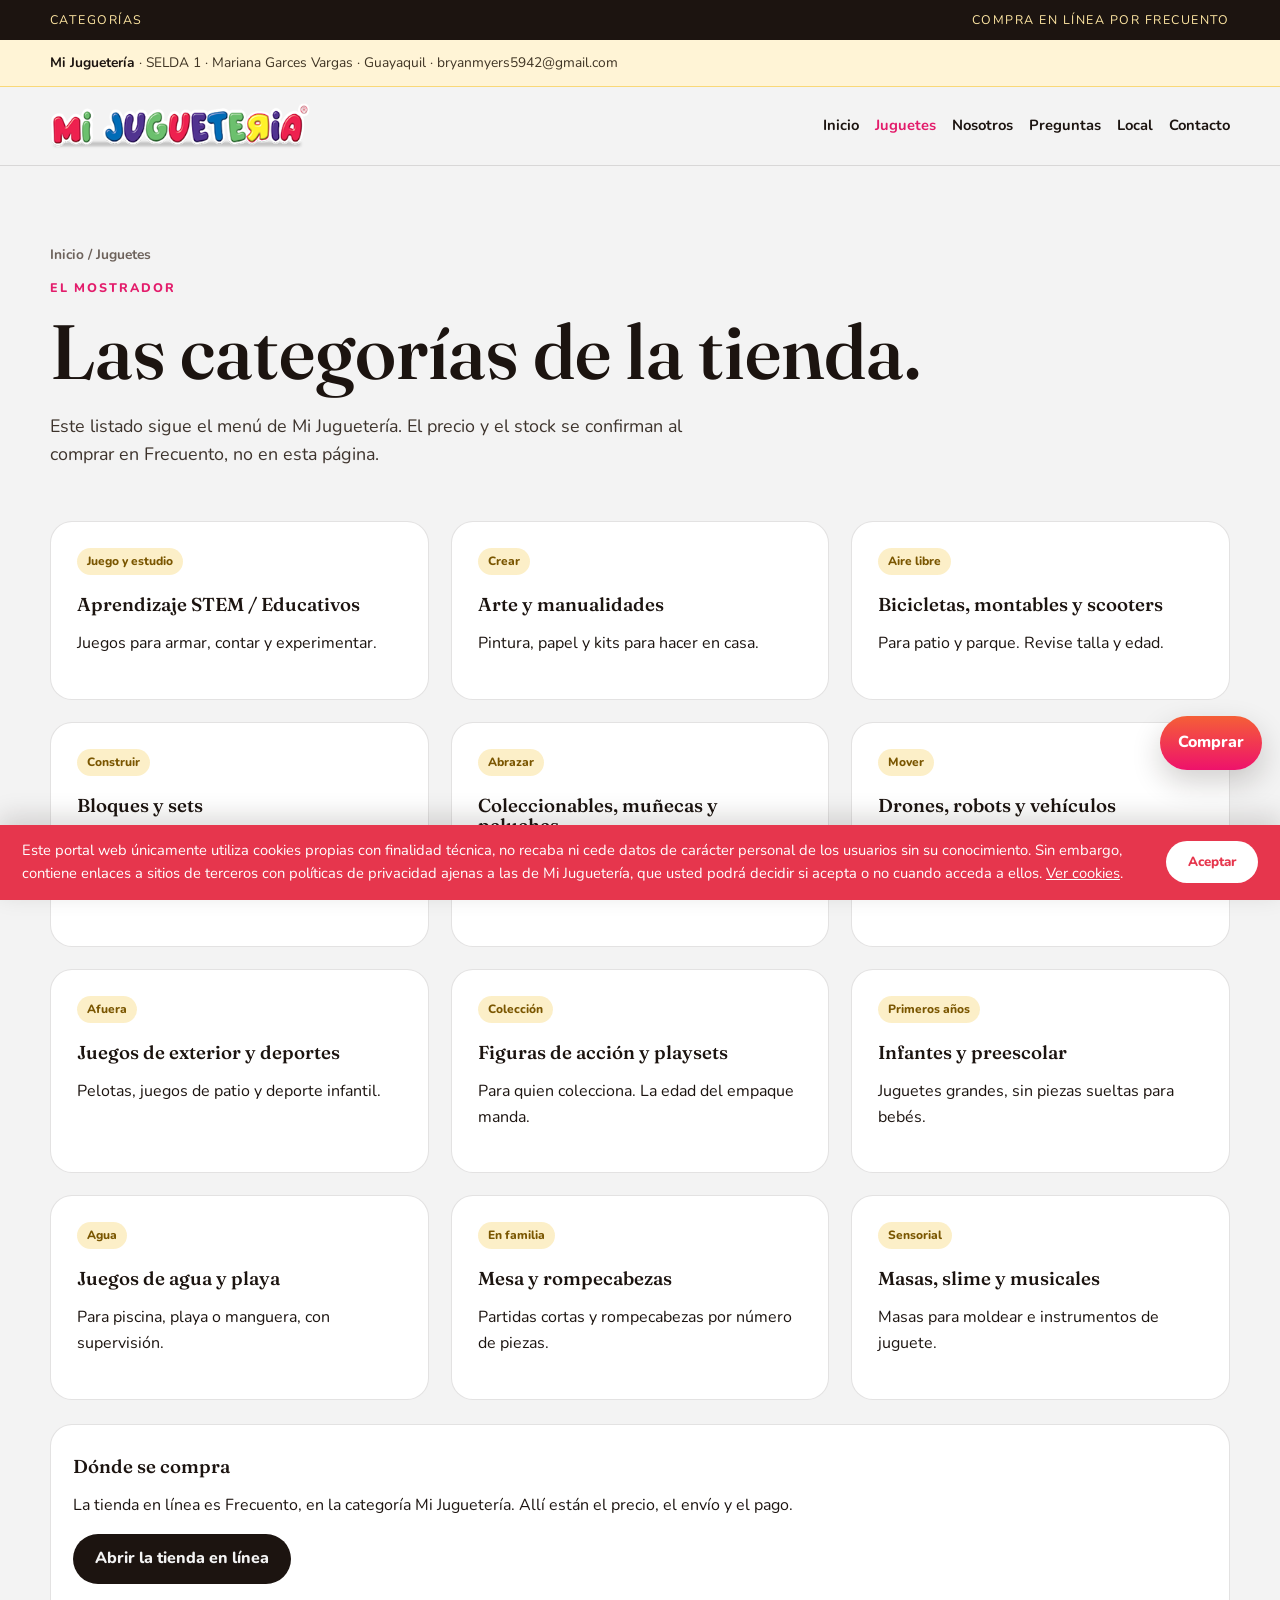
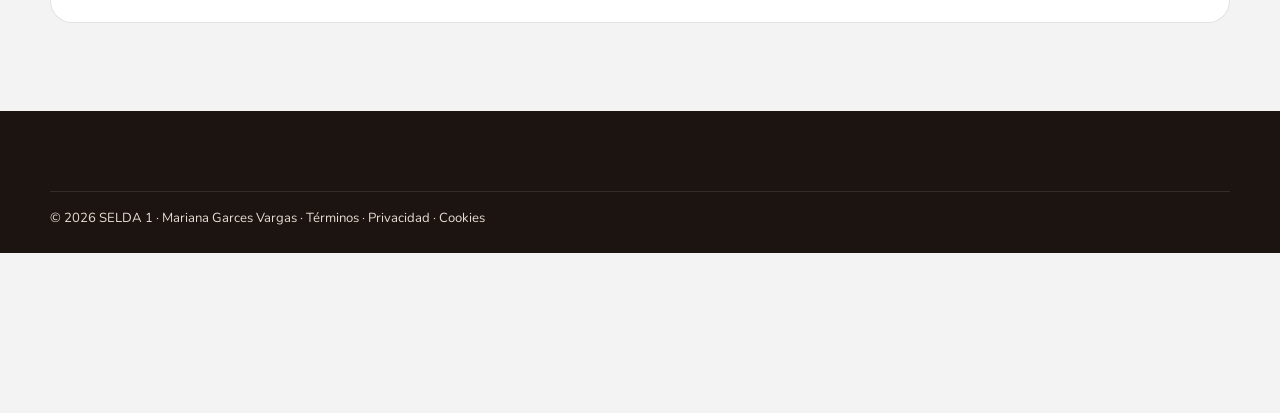
<file: catalogo.html>
<!DOCTYPE html>
<html lang="es">
<head>
  <meta charset="UTF-8">
  <meta name="viewport" content="width=device-width, initial-scale=1.0">
  <title>Juguetes | Mi Juguetería</title>
  <meta name="description" content="Categorías de Mi Juguetería: educativos, arte, bicicletas, bloques, peluches, robots, exterior, figuras, preescolar, playa, mesa, slime y musicales.">
  <link rel="preconnect" href="https://fonts.googleapis.com">
  <link rel="preconnect" href="https://fonts.gstatic.com" crossorigin>
  <link href="https://fonts.googleapis.com/css2?family=Fraunces:opsz,wght@9..144,560;9..144,650&family=Nunito:wght@400;700;800&display=swap" rel="stylesheet">
  <link rel="stylesheet" href="css/styles.css">
</head>
<body>
  <div class="topbar"><div class="wrap"><span>Categorías</span><span>Compra en línea por Frecuento</span></div></div>
  <div class="disclosure"><div class="wrap"><strong>Mi Juguetería</strong> · SELDA 1 · Mariana Garces Vargas · Guayaquil · <a href="mailto:bryanmyers5942@gmail.com">bryanmyers5942@gmail.com</a></div></div>
  <header class="site-header">
    <div class="wrap nav">
      <a class="logo" href="index.html"><img src="img/logo.png" alt="Mi Juguetería"></a>
      <button class="menu-btn" aria-label="Abrir menú" aria-expanded="false">☰</button>
      <nav class="nav-links">
        <a href="index.html">Inicio</a>
        <a class="active" href="catalogo.html">Juguetes</a>
        <a href="nosotros.html">Nosotros</a>
        <a href="preguntas.html">Preguntas</a>
        <a href="ubicacion.html">Local</a>
        <a href="contacto.html">Contacto</a>
      </nav>
    </div>
  </header>
  <main>
    <section class="page-hero wrap">
      <p class="breadcrumbs">Inicio / Juguetes</p>
      <p class="kicker">El mostrador</p>
      <h1>Las categorías de la tienda.</h1>
      <p class="lede">Este listado sigue el menú de Mi Juguetería. El precio y el stock se confirman al comprar en Frecuento, no en esta página.</p>
    </section>
    <section class="section" style="padding-top:10px">
      <div class="wrap grid-3">
        <article class="card"><span class="age">Juego y estudio</span><h3>Aprendizaje STEM / Educativos</h3><p>Juegos para armar, contar y experimentar.</p></article>
        <article class="card"><span class="age">Crear</span><h3>Arte y manualidades</h3><p>Pintura, papel y kits para hacer en casa.</p></article>
        <article class="card"><span class="age">Aire libre</span><h3>Bicicletas, montables y scooters</h3><p>Para patio y parque. Revise talla y edad.</p></article>
        <article class="card"><span class="age">Construir</span><h3>Bloques y sets</h3><p>Encastres y sets de construcción por edad.</p></article>
        <article class="card"><span class="age">Abrazar</span><h3>Coleccionables, muñecas y peluches</h3><p>Peluches y muñecas. Mire si hay piezas pequeñas.</p></article>
        <article class="card"><span class="age">Mover</span><h3>Drones, robots y vehículos</h3><p>Carros, robots y vehículos a control.</p></article>
        <article class="card"><span class="age">Afuera</span><h3>Juegos de exterior y deportes</h3><p>Pelotas, juegos de patio y deporte infantil.</p></article>
        <article class="card"><span class="age">Colección</span><h3>Figuras de acción y playsets</h3><p>Para quien colecciona. La edad del empaque manda.</p></article>
        <article class="card"><span class="age">Primeros años</span><h3>Infantes y preescolar</h3><p>Juguetes grandes, sin piezas sueltas para bebés.</p></article>
        <article class="card"><span class="age">Agua</span><h3>Juegos de agua y playa</h3><p>Para piscina, playa o manguera, con supervisión.</p></article>
        <article class="card"><span class="age">En familia</span><h3>Mesa y rompecabezas</h3><p>Partidas cortas y rompecabezas por número de piezas.</p></article>
        <article class="card"><span class="age">Sensorial</span><h3>Masas, slime y musicales</h3><p>Masas para moldear e instrumentos de juguete.</p></article>
      </div>
      <div class="wrap">
        <div class="fees">
          <h3>Dónde se compra</h3>
          <p>La tienda en línea es Frecuento, en la categoría Mi Juguetería. Allí están el precio, el envío y el pago.</p>
          <p><a class="btn btn-dark" href="https://www.frecuento.com/categorias/mi-jugueteria/" target="_blank" rel="noopener">Abrir la tienda en línea</a></p>
        </div>
      </div>
    </section>
  </main>
  <footer class="site-footer"><div class="wrap legal">© 2026 SELDA 1 · Mariana Garces Vargas · <a href="terminos.html">Términos</a> · <a href="privacidad.html">Privacidad</a> · <a href="cookies.html">Cookies</a></div></footer>
  <a class="buy-float" href="https://www.frecuento.com/categorias/mi-jugueteria/" target="_blank" rel="noopener">Comprar</a>
  <script src="js/main.js"></script>
</body>
</html>
</file>
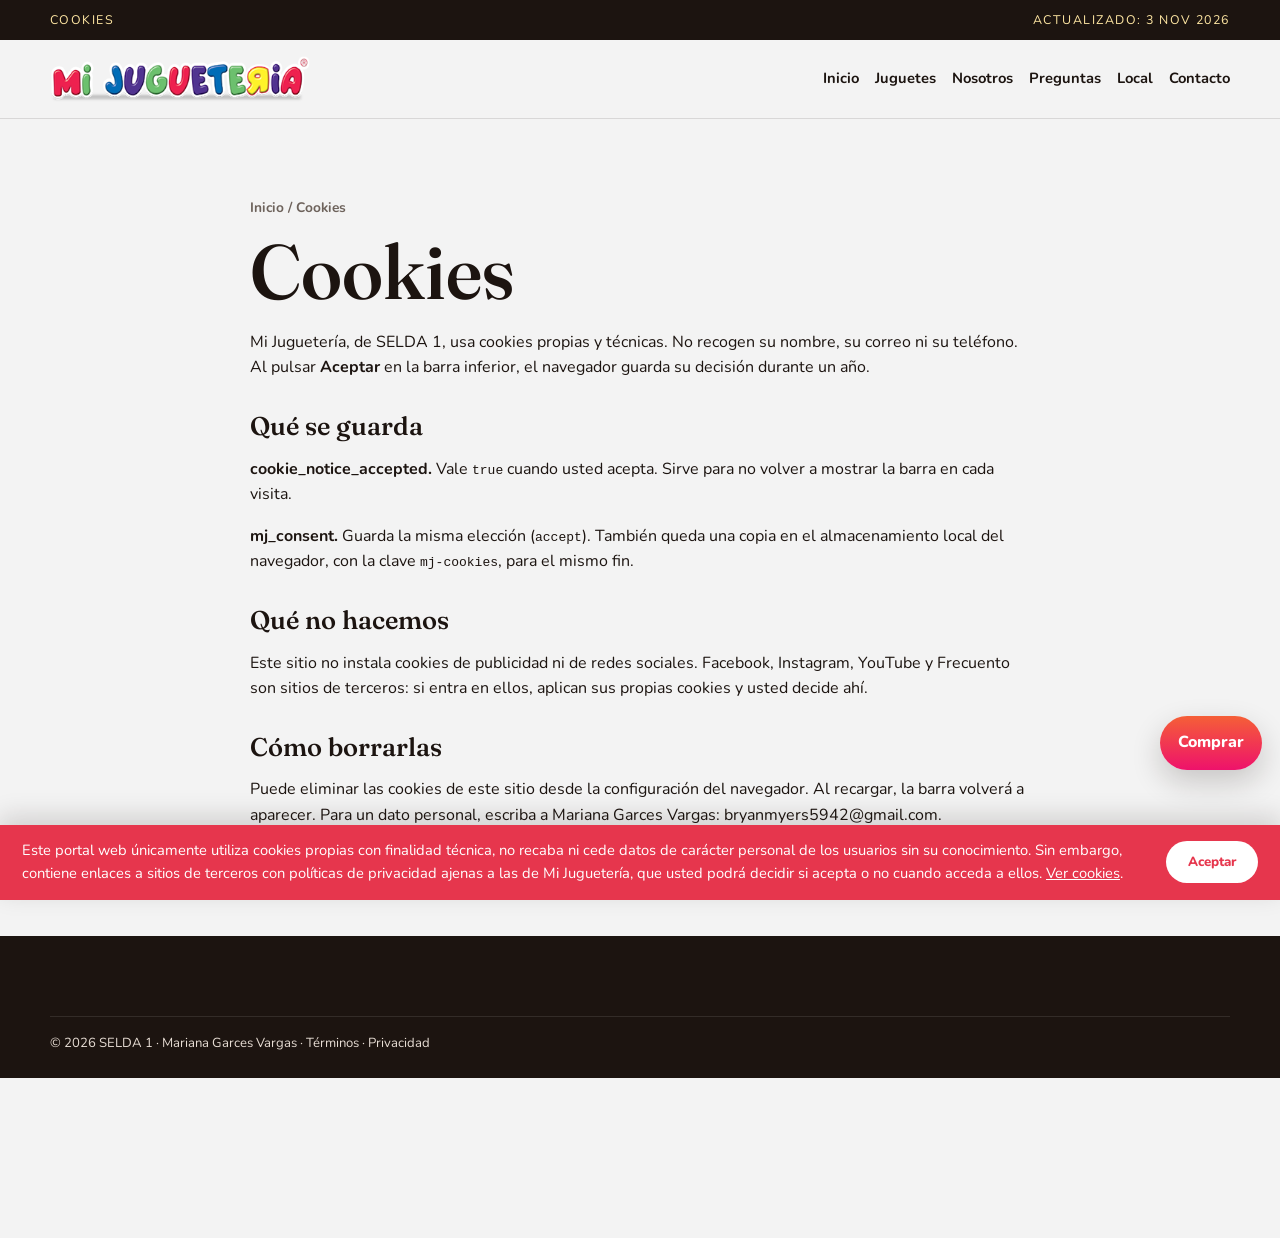
<file: cookies.html>
<!DOCTYPE html>
<html lang="es">
<head>
  <meta charset="UTF-8">
  <meta name="viewport" content="width=device-width, initial-scale=1.0">
  <title>Cookies | Mi Juguetería</title>
  <meta name="description" content="Cookies técnicas de Mi Juguetería. SELDA 1, Mariana Garces Vargas, Guayaquil.">
  <link rel="preconnect" href="https://fonts.googleapis.com">
  <link rel="preconnect" href="https://fonts.gstatic.com" crossorigin>
  <link href="https://fonts.googleapis.com/css2?family=Fraunces:opsz,wght@9..144,560;9..144,650&family=Nunito:wght@400;700;800&display=swap" rel="stylesheet">
  <link rel="stylesheet" href="css/styles.css">
</head>
<body>
  <div class="topbar"><div class="wrap"><span>Cookies</span><span>Actualizado: 3 nov 2026</span></div></div>
  <header class="site-header">
    <div class="wrap nav">
      <a class="logo" href="index.html"><img src="img/logo.png" alt="Mi Juguetería"></a>
      <button class="menu-btn" aria-label="Abrir menú" aria-expanded="false">☰</button>
      <nav class="nav-links">
        <a href="index.html">Inicio</a>
        <a href="catalogo.html">Juguetes</a>
        <a href="nosotros.html">Nosotros</a>
        <a href="preguntas.html">Preguntas</a>
        <a href="ubicacion.html">Local</a>
        <a href="contacto.html">Contacto</a>
      </nav>
    </div>
  </header>
  <main>
    <section class="page-hero wrap legal-page">
      <p class="breadcrumbs">Inicio / Cookies</p>
      <h1>Cookies</h1>
      <p>Mi Juguetería, de SELDA 1, usa cookies propias y técnicas. No recogen su nombre, su correo ni su teléfono. Al pulsar <strong>Aceptar</strong> en la barra inferior, el navegador guarda su decisión durante un año.</p>

      <h2>Qué se guarda</h2>
      <p><strong>cookie_notice_accepted.</strong> Vale <code>true</code> cuando usted acepta. Sirve para no volver a mostrar la barra en cada visita.</p>
      <p><strong>mj_consent.</strong> Guarda la misma elección (<code>accept</code>). También queda una copia en el almacenamiento local del navegador, con la clave <code>mj-cookies</code>, para el mismo fin.</p>

      <h2>Qué no hacemos</h2>
      <p>Este sitio no instala cookies de publicidad ni de redes sociales. Facebook, Instagram, YouTube y Frecuento son sitios de terceros: si entra en ellos, aplican sus propias cookies y usted decide ahí.</p>

      <h2>Cómo borrarlas</h2>
      <p>Puede eliminar las cookies de este sitio desde la configuración del navegador. Al recargar, la barra volverá a aparecer. Para un dato personal, escriba a Mariana Garces Vargas: <a href="mailto:bryanmyers5942@gmail.com">bryanmyers5942@gmail.com</a>.</p>

      <p><a class="btn btn-line" href="privacidad.html">Política de privacidad</a> <a class="btn btn-dark" href="terminos.html">Términos</a></p>
    </section>
  </main>
  <footer class="site-footer"><div class="wrap legal">© 2026 SELDA 1 · Mariana Garces Vargas · <a href="terminos.html">Términos</a> · <a href="privacidad.html">Privacidad</a></div></footer>
  <a class="buy-float" href="https://www.frecuento.com/categorias/mi-jugueteria/" target="_blank" rel="noopener">Comprar</a>
  <script src="js/main.js"></script>
</body>
</html>
</file>
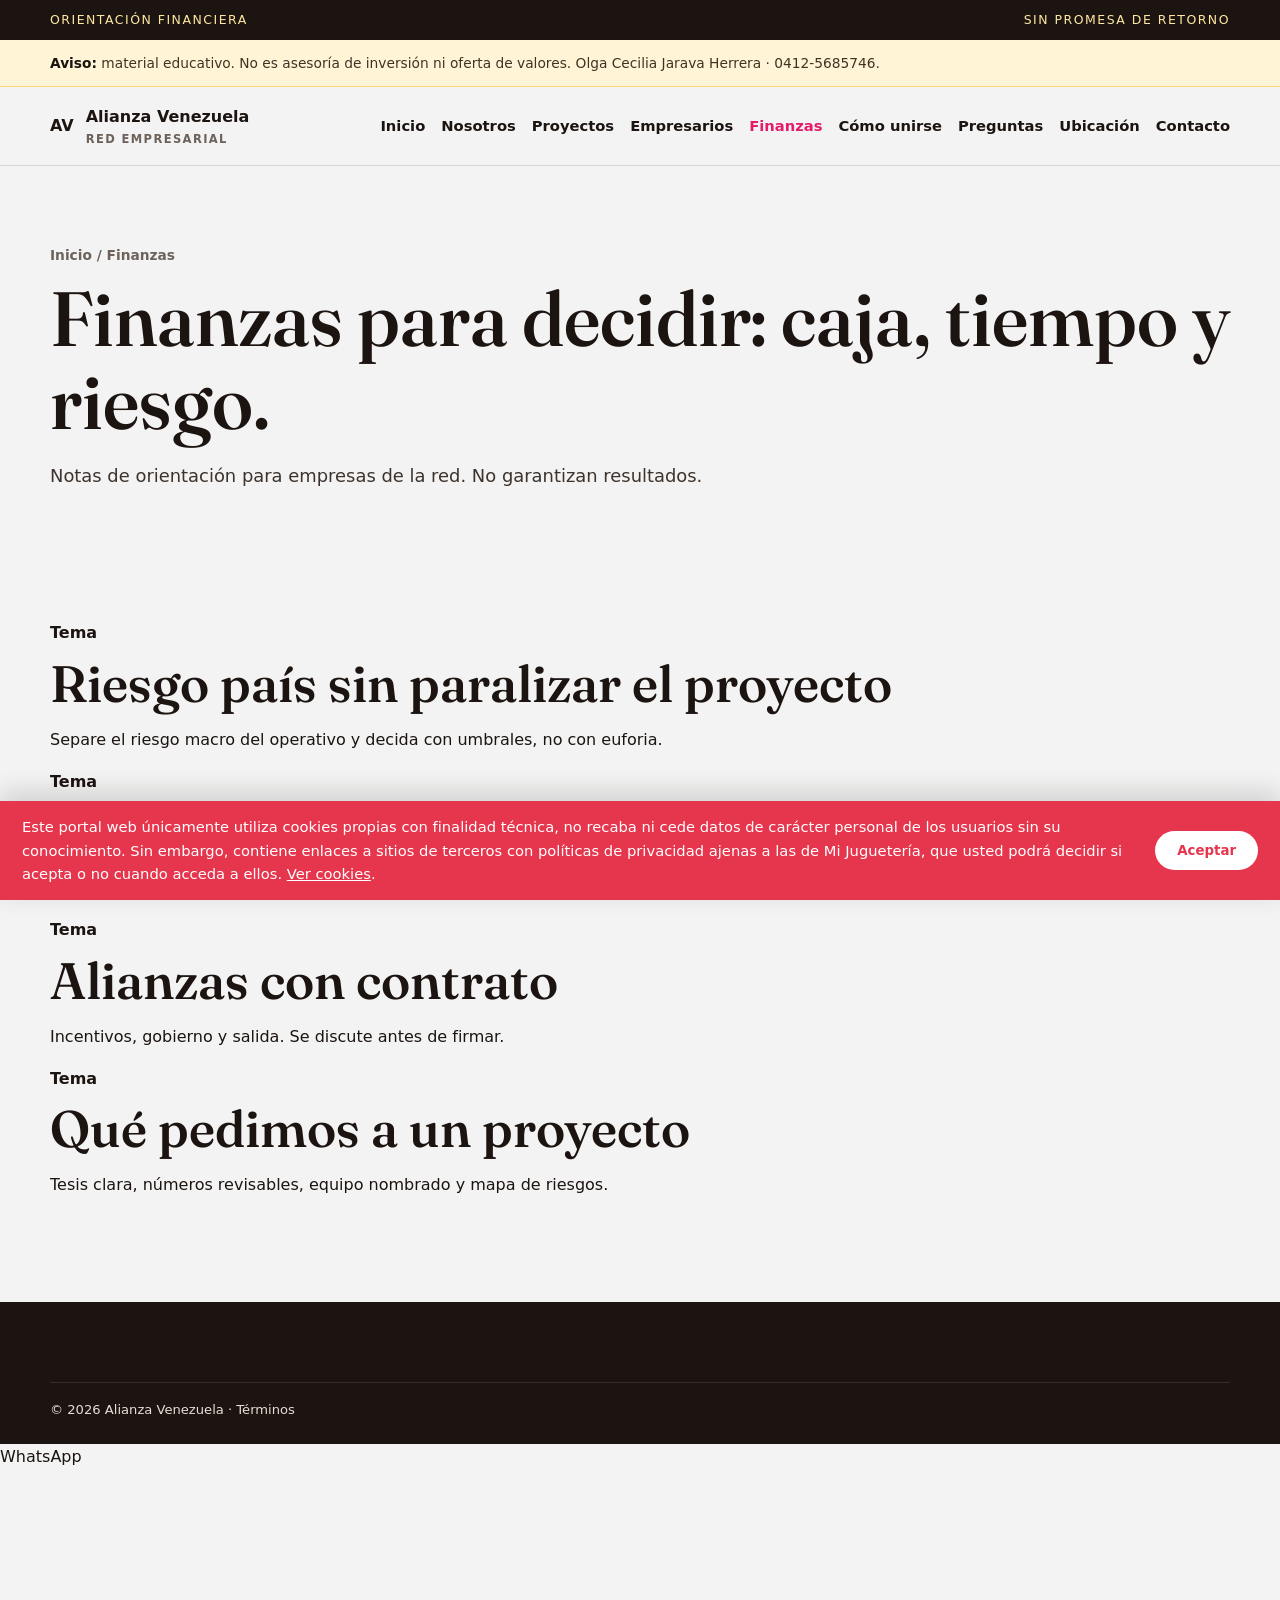
<file: finanzas.html>
<!DOCTYPE html>
<html lang="es">
<head>
  <meta charset="UTF-8"><meta name="viewport" content="width=device-width, initial-scale=1.0">
  <title>Finanzas | Alianza Venezuela</title>
  <link rel="preconnect" href="https://fonts.googleapis.com">
  <link rel="preconnect" href="https://fonts.gstatic.com" crossorigin>
  <link href="https://fonts.googleapis.com/css2?family=Fraunces:opsz,wght@9..144,500;9..144,600&family=Manrope:wght@400;500;700&display=swap" rel="stylesheet">
  <link rel="stylesheet" href="css/styles.css">
</head>
<body>
  <div class="topbar"><div class="wrap"><span>Orientación financiera</span><span>Sin promesa de retorno</span></div></div>
  <div class="disclosure"><div class="wrap"><strong>Aviso:</strong> material educativo. No es asesoría de inversión ni oferta de valores. Olga Cecilia Jarava Herrera · 0412-5685746.</div></div>
  <header class="site-header">
    <div class="wrap nav">
      <a class="logo" href="index.html"><div class="mark">AV</div><div><strong>Alianza Venezuela</strong><span>Red empresarial</span></div></a>
      <button class="menu-btn" aria-label="Abrir menú">☰</button>
      <nav class="nav-links">
        <a href="index.html">Inicio</a><a href="nosotros.html">Nosotros</a><a href="proyectos.html">Proyectos</a><a href="opiniones.html">Empresarios</a><a class="active" href="finanzas.html">Finanzas</a><a href="unirse.html">Cómo unirse</a><a href="preguntas.html">Preguntas</a><a href="ubicacion.html">Ubicación</a><a href="contacto.html">Contacto</a>
      </nav>
    </div>
  </header>
  <main>
    <section class="page-hero wrap">
      <p class="breadcrumbs">Inicio / Finanzas</p>
      <h1>Finanzas para decidir: caja, tiempo y riesgo.</h1>
      <p class="lede">Notas de orientación para empresas de la red. No garantizan resultados.</p>
    </section>
    <section class="section">
      <div class="wrap">
        <article class="article"><div><strong>Tema</strong></div><div><h2>Riesgo país sin paralizar el proyecto</h2><p>Separe el riesgo macro del operativo y decida con umbrales, no con euforia.</p></div></article>
        <article class="article"><div><strong>Tema</strong></div><div><h2>Capital de trabajo</h2><p>Inventario, cobros y proveedores. Si no se gobiernan, la expansión ahoga.</p></div></article>
        <article class="article"><div><strong>Tema</strong></div><div><h2>Alianzas con contrato</h2><p>Incentivos, gobierno y salida. Se discute antes de firmar.</p></div></article>
        <article class="article"><div><strong>Tema</strong></div><div><h2>Qué pedimos a un proyecto</h2><p>Tesis clara, números revisables, equipo nombrado y mapa de riesgos.</p></div></article>
      </div>
    </section>
  </main>
  <footer class="site-footer"><div class="wrap legal">© 2026 Alianza Venezuela · <a href="terminos.html">Términos</a></div></footer>
  <a class="wa-float" href="https://wa.me/584125685746" target="_blank" rel="noopener">WhatsApp</a>
  <script src="js/main.js"></script>
</body>
</html>
</file>
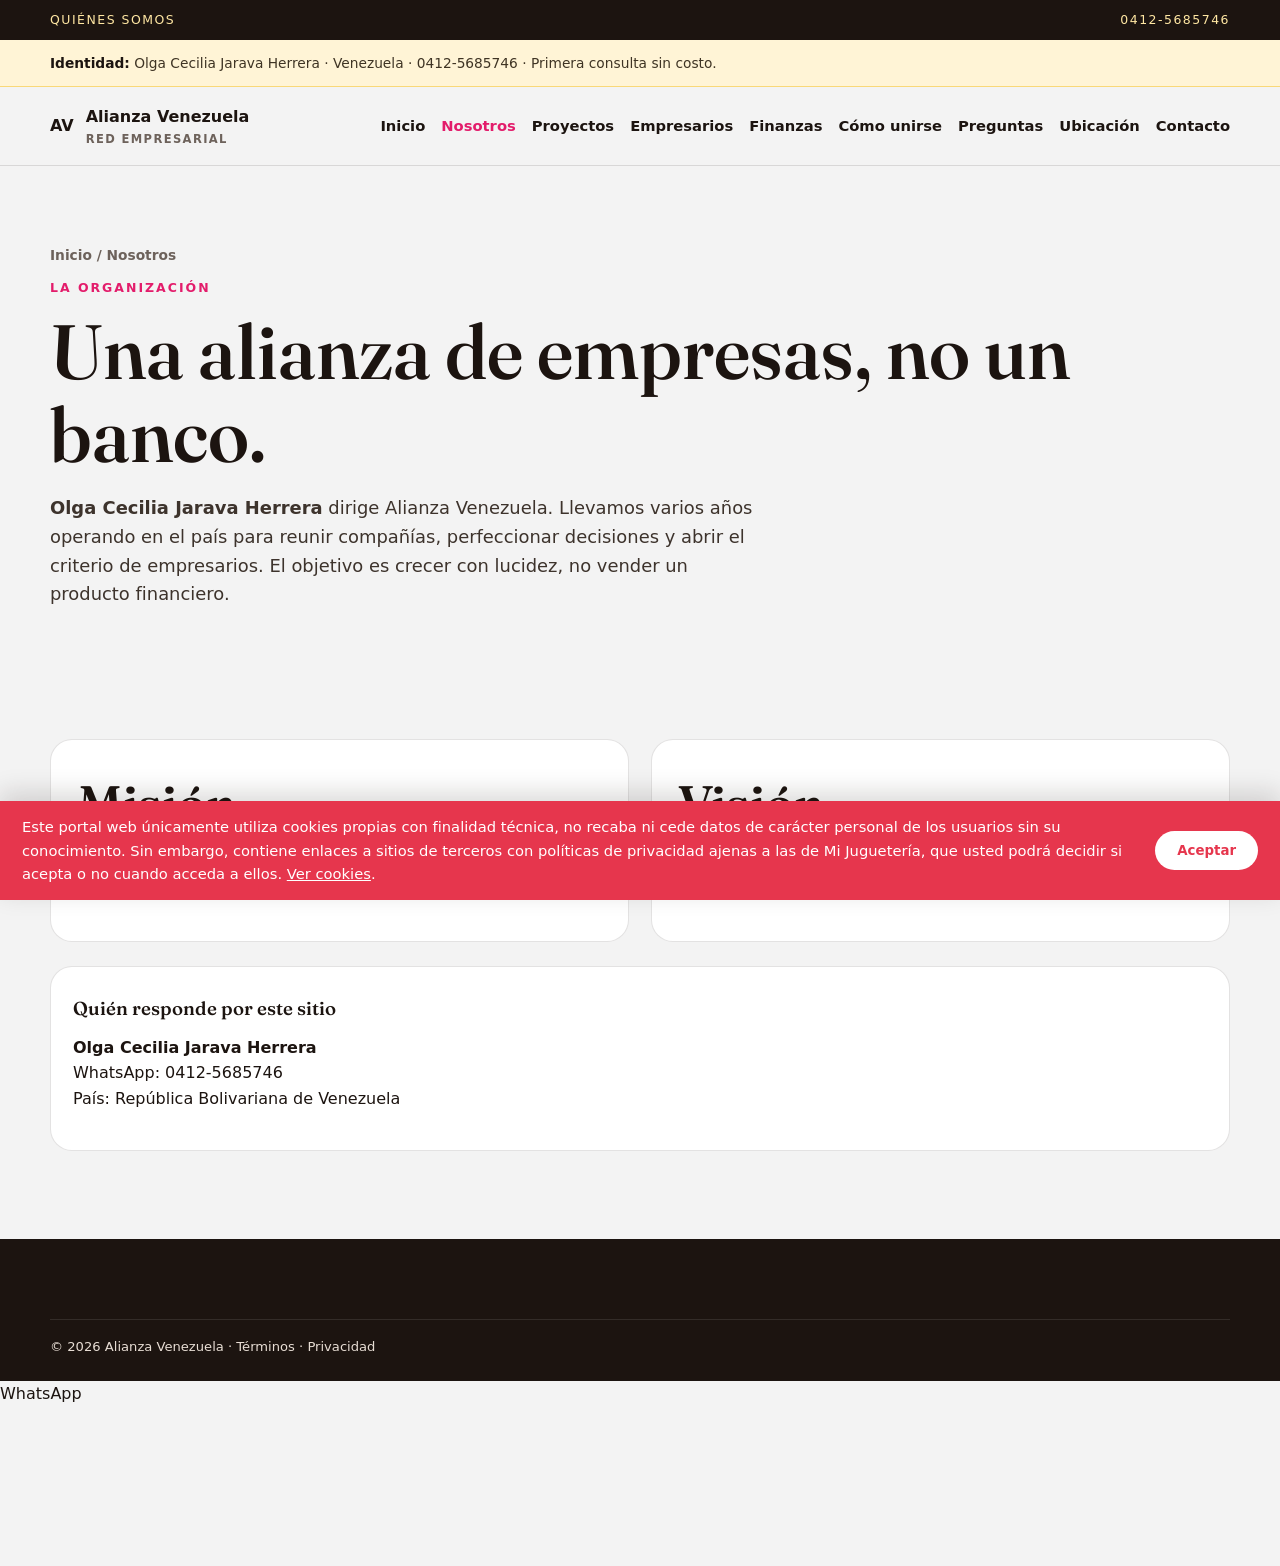
<file: nosotros.html>
<!DOCTYPE html>
<html lang="es">
<head>
  <meta charset="UTF-8"><meta name="viewport" content="width=device-width, initial-scale=1.0">
  <title>Nosotros | Alianza Venezuela</title>
  <link rel="preconnect" href="https://fonts.googleapis.com">
  <link rel="preconnect" href="https://fonts.gstatic.com" crossorigin>
  <link href="https://fonts.googleapis.com/css2?family=Fraunces:opsz,wght@9..144,500;9..144,600&family=Manrope:wght@400;500;700&display=swap" rel="stylesheet">
  <link rel="stylesheet" href="css/styles.css">
</head>
<body>
  <div class="topbar"><div class="wrap"><span>Quiénes somos</span><span>0412-5685746</span></div></div>
  <div class="disclosure"><div class="wrap"><strong>Identidad:</strong> Olga Cecilia Jarava Herrera · Venezuela · <a href="https://wa.me/584125685746">0412-5685746</a> · Primera consulta sin costo.</div></div>
  <header class="site-header">
    <div class="wrap nav">
      <a class="logo" href="index.html"><div class="mark">AV</div><div><strong>Alianza Venezuela</strong><span>Red empresarial</span></div></a>
      <button class="menu-btn" aria-label="Abrir menú">☰</button>
      <nav class="nav-links">
        <a href="index.html">Inicio</a><a class="active" href="nosotros.html">Nosotros</a><a href="proyectos.html">Proyectos</a><a href="opiniones.html">Empresarios</a><a href="finanzas.html">Finanzas</a><a href="unirse.html">Cómo unirse</a><a href="preguntas.html">Preguntas</a><a href="ubicacion.html">Ubicación</a><a href="contacto.html">Contacto</a>
      </nav>
    </div>
  </header>
  <main>
    <section class="page-hero wrap">
      <p class="breadcrumbs">Inicio / Nosotros</p>
      <p class="kicker">La organización</p>
      <h1>Una alianza de empresas, no un banco.</h1>
      <p class="lede"><strong>Olga Cecilia Jarava Herrera</strong> dirige Alianza Venezuela. Llevamos varios años operando en el país para reunir compañías, perfeccionar decisiones y abrir el criterio de empresarios. El objetivo es crecer con lucidez, no vender un producto financiero.</p>
    </section>
    <section class="section">
      <div class="wrap grid-2">
        <article class="card"><h2>Misión</h2><p>Articular empresas y proyectos en Venezuela con rigor, conversación honesta y respeto por el riesgo de cada socio.</p></article>
        <article class="card"><h2>Visión</h2><p>Ser una red clara donde se discuta valor real: sectores que maduran, alianzas que sí funcionan y finanzas que se entienden.</p></article>
      </div>
      <div class="wrap identity-box">
        <h3>Quién responde por este sitio</h3>
        <p><strong>Olga Cecilia Jarava Herrera</strong><br>WhatsApp: 0412-5685746<br>País: República Bolivariana de Venezuela</p>
      </div>
    </section>
  </main>
  <footer class="site-footer"><div class="wrap legal">© 2026 Alianza Venezuela · <a href="terminos.html">Términos</a> · <a href="privacidad.html">Privacidad</a></div></footer>
  <a class="wa-float" href="https://wa.me/584125685746" target="_blank" rel="noopener">WhatsApp</a>
  <script src="js/main.js"></script>
</body>
</html>
</file>
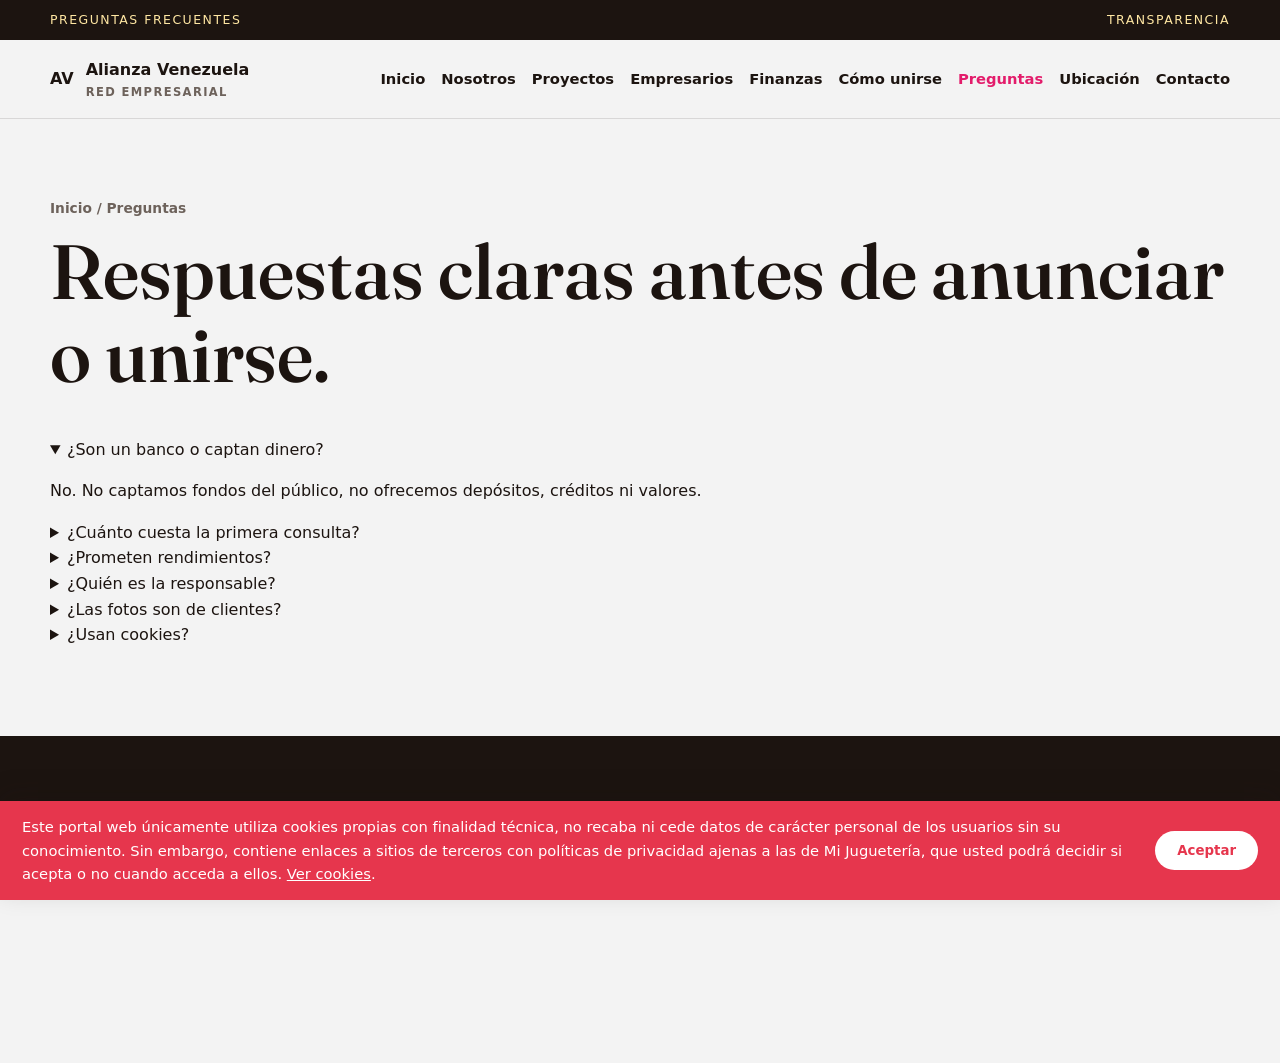
<file: preguntas.html>
<!DOCTYPE html>
<html lang="es">
<head>
  <meta charset="UTF-8"><meta name="viewport" content="width=device-width, initial-scale=1.0">
  <title>Preguntas frecuentes | Alianza Venezuela</title>
  <link rel="preconnect" href="https://fonts.googleapis.com">
  <link rel="preconnect" href="https://fonts.gstatic.com" crossorigin>
  <link href="https://fonts.googleapis.com/css2?family=Fraunces:opsz,wght@9..144,500;9..144,600&family=Manrope:wght@400;500;700&display=swap" rel="stylesheet">
  <link rel="stylesheet" href="css/styles.css">
</head>
<body>
  <div class="topbar"><div class="wrap"><span>Preguntas frecuentes</span><span>Transparencia</span></div></div>
  <header class="site-header">
    <div class="wrap nav">
      <a class="logo" href="index.html"><div class="mark">AV</div><div><strong>Alianza Venezuela</strong><span>Red empresarial</span></div></a>
      <button class="menu-btn" aria-label="Abrir menú">☰</button>
      <nav class="nav-links">
        <a href="index.html">Inicio</a><a href="nosotros.html">Nosotros</a><a href="proyectos.html">Proyectos</a><a href="opiniones.html">Empresarios</a><a href="finanzas.html">Finanzas</a><a href="unirse.html">Cómo unirse</a><a class="active" href="preguntas.html">Preguntas</a><a href="ubicacion.html">Ubicación</a><a href="contacto.html">Contacto</a>
      </nav>
    </div>
  </header>
  <main>
    <section class="page-hero wrap">
      <p class="breadcrumbs">Inicio / Preguntas</p>
      <h1>Respuestas claras antes de anunciar o unirse.</h1>
    </section>
    <section class="section" style="padding-top:0">
      <div class="wrap faq">
        <details open><summary>¿Son un banco o captan dinero?</summary><p>No. No captamos fondos del público, no ofrecemos depósitos, créditos ni valores.</p></details>
        <details><summary>¿Cuánto cuesta la primera consulta?</summary><p>Nada. La primera conversación por WhatsApp no tiene costo. Cualquier servicio posterior se cotiza por escrito.</p></details>
        <details><summary>¿Prometen rendimientos?</summary><p>No. El contenido es de orientación. Cada empresa decide y asume su riesgo.</p></details>
        <details><summary>¿Quién es la responsable?</summary><p>Olga Cecilia Jarava Herrera. WhatsApp 0412-5685746. Operamos en Venezuela.</p></details>
        <details><summary>¿Las fotos son de clientes?</summary><p>No. Son imágenes ilustrativas de sectores y perfiles de debate, no testimonios identificados.</p></details>
        <details><summary>¿Usan cookies?</summary><p>Sí. Puede aceptar todas o solo las necesarias. Detalle en la política de privacidad.</p></details>
      </div>
    </section>
  </main>
  <footer class="site-footer"><div class="wrap legal">© 2026 Alianza Venezuela · <a href="privacidad.html">Privacidad</a> · <a href="terminos.html">Términos</a></div></footer>
  <a class="wa-float" href="https://wa.me/584125685746" target="_blank" rel="noopener">WhatsApp</a>
  <script src="js/main.js"></script>
</body>
</html>
</file>
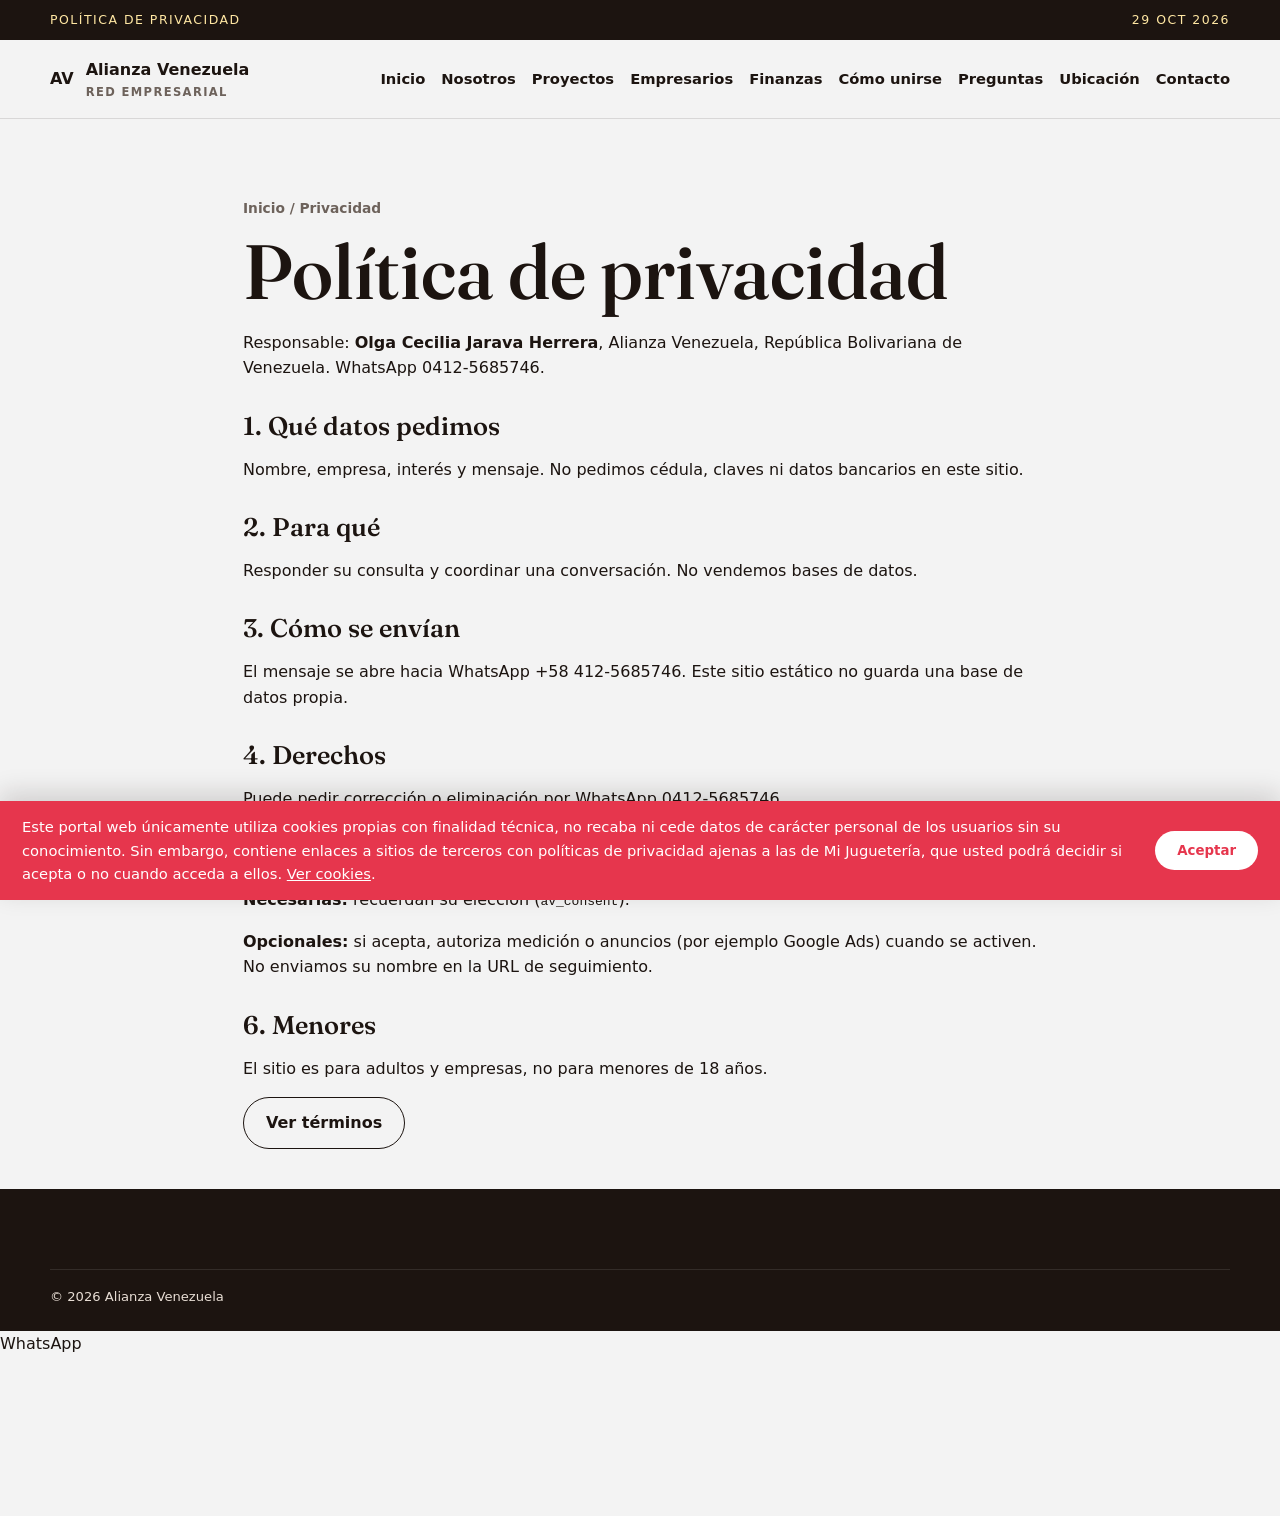
<file: privacidad.html>
<!DOCTYPE html>
<html lang="es">
<head>
  <meta charset="UTF-8"><meta name="viewport" content="width=device-width, initial-scale=1.0">
  <title>Política de privacidad | Alianza Venezuela</title>
  <link rel="preconnect" href="https://fonts.googleapis.com">
  <link rel="preconnect" href="https://fonts.gstatic.com" crossorigin>
  <link href="https://fonts.googleapis.com/css2?family=Fraunces:opsz,wght@9..144,500;9..144,600&family=Manrope:wght@400;500;700&display=swap" rel="stylesheet">
  <link rel="stylesheet" href="css/styles.css">
</head>
<body>
  <div class="topbar"><div class="wrap"><span>Política de privacidad</span><span>29 oct 2026</span></div></div>
  <header class="site-header">
    <div class="wrap nav">
      <a class="logo" href="index.html"><div class="mark">AV</div><div><strong>Alianza Venezuela</strong><span>Red empresarial</span></div></a>
      <button class="menu-btn" aria-label="Abrir menú">☰</button>
      <nav class="nav-links">
        <a href="index.html">Inicio</a><a href="nosotros.html">Nosotros</a><a href="proyectos.html">Proyectos</a><a href="opiniones.html">Empresarios</a><a href="finanzas.html">Finanzas</a><a href="unirse.html">Cómo unirse</a><a href="preguntas.html">Preguntas</a><a href="ubicacion.html">Ubicación</a><a href="contacto.html">Contacto</a>
      </nav>
    </div>
  </header>
  <main>
    <section class="page-hero wrap legal-page">
      <p class="breadcrumbs">Inicio / Privacidad</p>
      <h1>Política de privacidad</h1>
      <p>Responsable: <strong>Olga Cecilia Jarava Herrera</strong>, Alianza Venezuela, República Bolivariana de Venezuela. WhatsApp 0412-5685746.</p>
      <h2>1. Qué datos pedimos</h2>
      <p>Nombre, empresa, interés y mensaje. No pedimos cédula, claves ni datos bancarios en este sitio.</p>
      <h2>2. Para qué</h2>
      <p>Responder su consulta y coordinar una conversación. No vendemos bases de datos.</p>
      <h2>3. Cómo se envían</h2>
      <p>El mensaje se abre hacia WhatsApp +58 412-5685746. Este sitio estático no guarda una base de datos propia.</p>
      <h2>4. Derechos</h2>
      <p>Puede pedir corrección o eliminación por WhatsApp 0412-5685746.</p>
      <h2>5. Cookies y anuncios</h2>
      <p><strong>Necesarias:</strong> recuerdan su elección (<code>av_consent</code>).</p>
      <p><strong>Opcionales:</strong> si acepta, autoriza medición o anuncios (por ejemplo Google Ads) cuando se activen. No enviamos su nombre en la URL de seguimiento.</p>
      <h2>6. Menores</h2>
      <p>El sitio es para adultos y empresas, no para menores de 18 años.</p>
      <p><a class="btn btn-line" href="terminos.html">Ver términos</a></p>
    </section>
  </main>
  <footer class="site-footer"><div class="wrap legal">© 2026 Alianza Venezuela</div></footer>
  <a class="wa-float" href="https://wa.me/584125685746" target="_blank" rel="noopener">WhatsApp</a>
  <script src="js/main.js"></script>
</body>
</html>
</file>
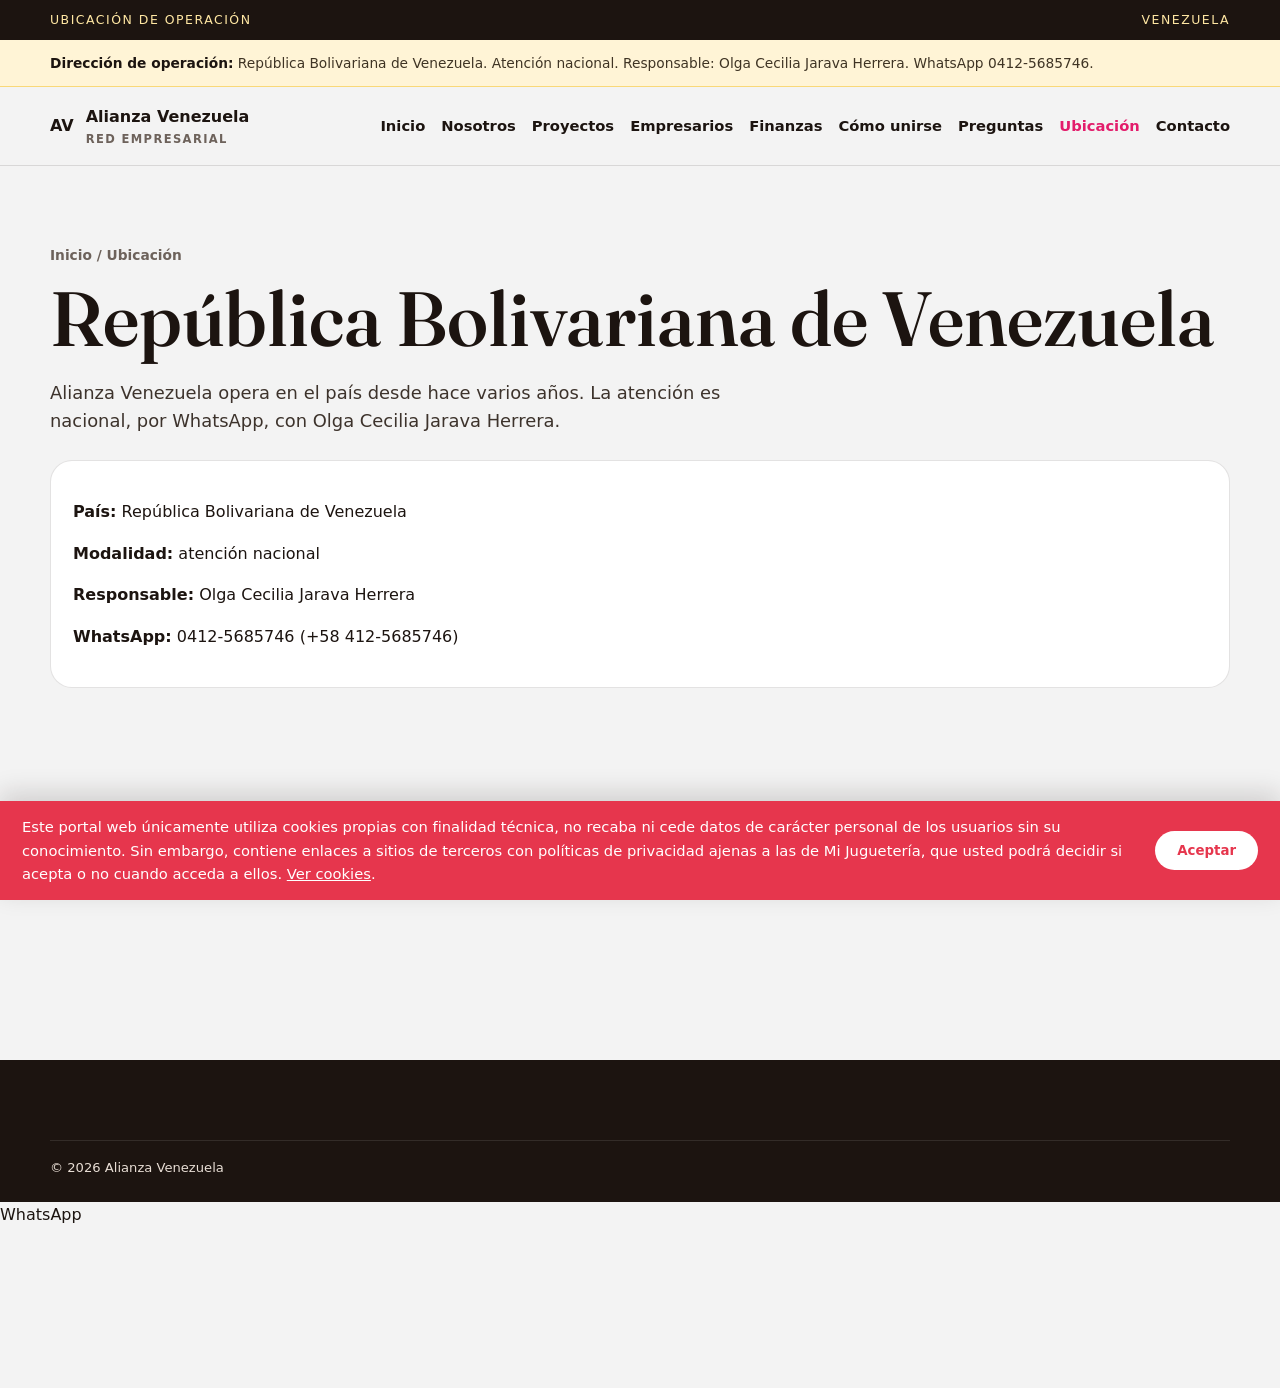
<file: ubicacion.html>
<!DOCTYPE html>
<html lang="es">
<head>
  <meta charset="UTF-8"><meta name="viewport" content="width=device-width, initial-scale=1.0">
  <title>Ubicación | Alianza Venezuela</title>
  <link rel="preconnect" href="https://fonts.googleapis.com">
  <link rel="preconnect" href="https://fonts.gstatic.com" crossorigin>
  <link href="https://fonts.googleapis.com/css2?family=Fraunces:opsz,wght@9..144,500;9..144,600&family=Manrope:wght@400;500;700&display=swap" rel="stylesheet">
  <link rel="stylesheet" href="css/styles.css">
</head>
<body>
  <div class="topbar"><div class="wrap"><span>Ubicación de operación</span><span>Venezuela</span></div></div>
  <div class="disclosure"><div class="wrap"><strong>Dirección de operación:</strong> República Bolivariana de Venezuela. Atención nacional. Responsable: Olga Cecilia Jarava Herrera. WhatsApp 0412-5685746.</div></div>
  <header class="site-header">
    <div class="wrap nav">
      <a class="logo" href="index.html"><div class="mark">AV</div><div><strong>Alianza Venezuela</strong><span>Red empresarial</span></div></a>
      <button class="menu-btn" aria-label="Abrir menú">☰</button>
      <nav class="nav-links">
        <a href="index.html">Inicio</a><a href="nosotros.html">Nosotros</a><a href="proyectos.html">Proyectos</a><a href="opiniones.html">Empresarios</a><a href="finanzas.html">Finanzas</a><a href="unirse.html">Cómo unirse</a><a href="preguntas.html">Preguntas</a><a class="active" href="ubicacion.html">Ubicación</a><a href="contacto.html">Contacto</a>
      </nav>
    </div>
  </header>
  <main>
    <section class="page-hero wrap">
      <p class="breadcrumbs">Inicio / Ubicación</p>
      <h1>República Bolivariana de Venezuela</h1>
      <p class="lede">Alianza Venezuela opera en el país desde hace varios años. La atención es nacional, por WhatsApp, con Olga Cecilia Jarava Herrera.</p>
      <div class="identity-box">
        <p><strong>País:</strong> República Bolivariana de Venezuela</p>
        <p><strong>Modalidad:</strong> atención nacional</p>
        <p><strong>Responsable:</strong> Olga Cecilia Jarava Herrera</p>
        <p><strong>WhatsApp:</strong> <a href="https://wa.me/584125685746">0412-5685746</a> (+58 412-5685746)</p>
      </div>
      <iframe class="map-frame" title="Mapa de Venezuela" src="https://www.openstreetmap.org/export/embed.html?bbox=-73.4,0.6,-59.7,12.5&amp;layer=mapnik"></iframe>
    </section>
  </main>
  <footer class="site-footer"><div class="wrap legal">© 2026 Alianza Venezuela</div></footer>
  <a class="wa-float" href="https://wa.me/584125685746" target="_blank" rel="noopener">WhatsApp</a>
  <script src="js/main.js"></script>
</body>
</html>
</file>
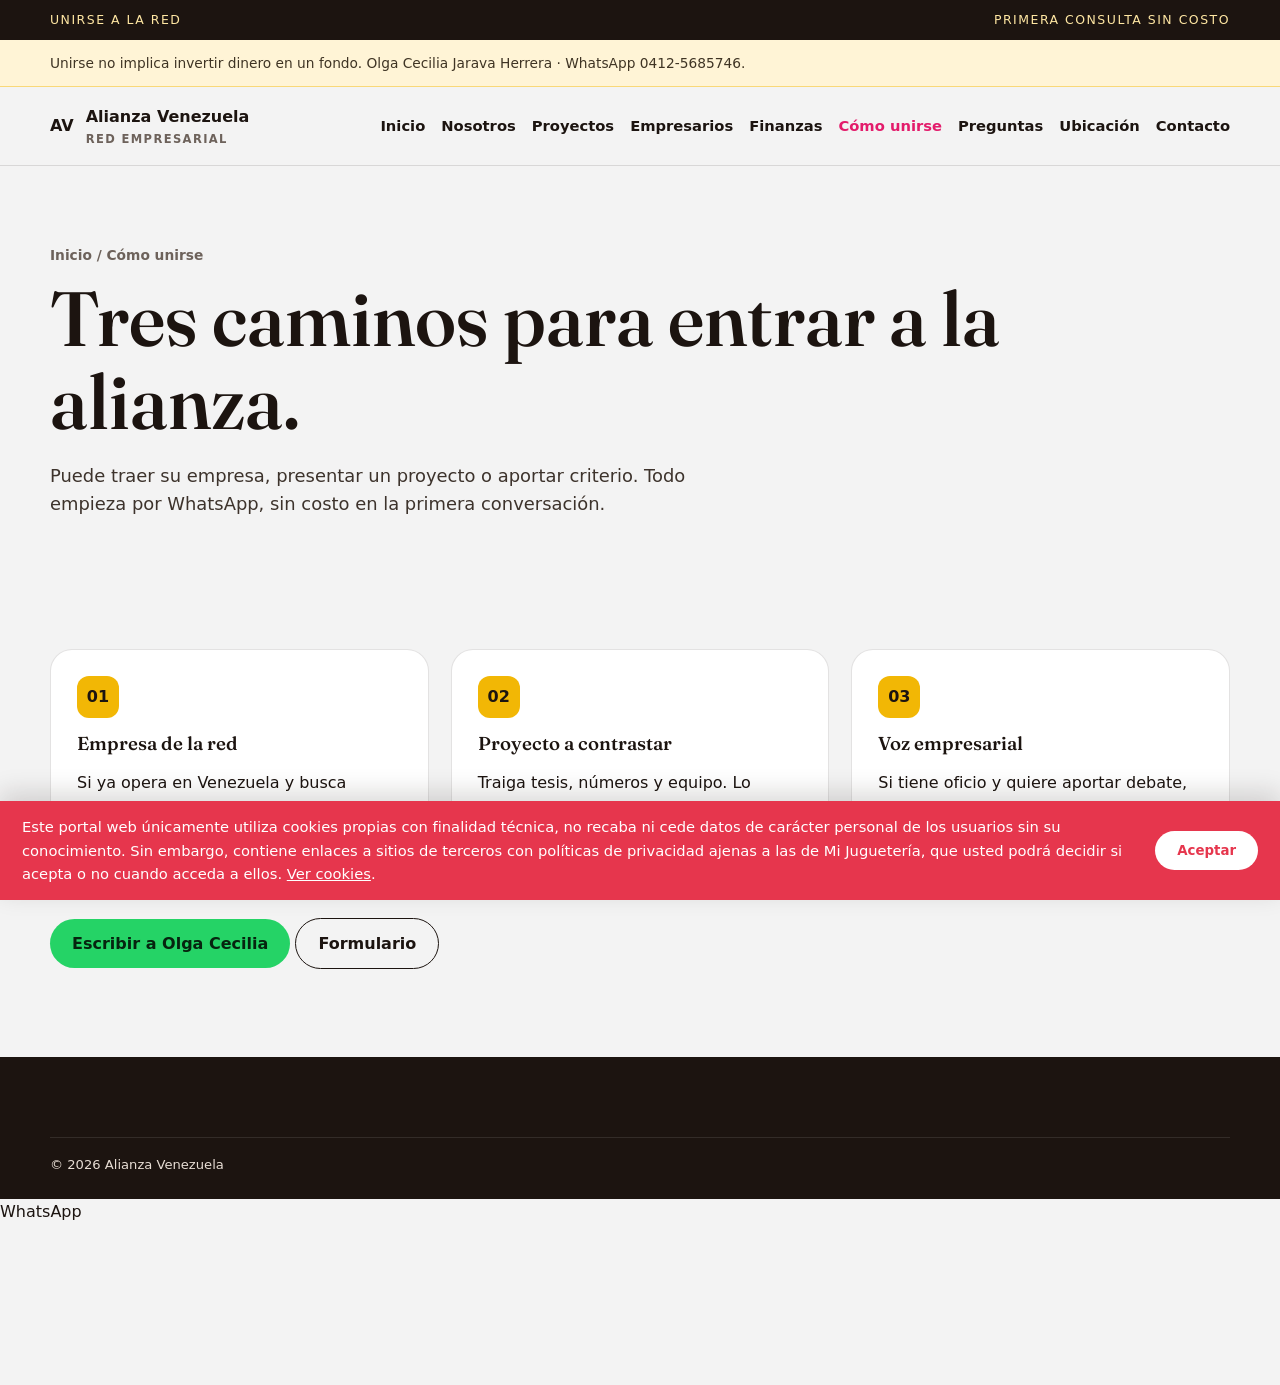
<file: unirse.html>
<!DOCTYPE html>
<html lang="es">
<head>
  <meta charset="UTF-8"><meta name="viewport" content="width=device-width, initial-scale=1.0">
  <title>Cómo unirse | Alianza Venezuela</title>
  <link rel="preconnect" href="https://fonts.googleapis.com">
  <link rel="preconnect" href="https://fonts.gstatic.com" crossorigin>
  <link href="https://fonts.googleapis.com/css2?family=Fraunces:opsz,wght@9..144,500;9..144,600&family=Manrope:wght@400;500;700&display=swap" rel="stylesheet">
  <link rel="stylesheet" href="css/styles.css">
</head>
<body>
  <div class="topbar"><div class="wrap"><span>Unirse a la red</span><span>Primera consulta sin costo</span></div></div>
  <div class="disclosure"><div class="wrap">Unirse no implica invertir dinero en un fondo. Olga Cecilia Jarava Herrera · WhatsApp 0412-5685746.</div></div>
  <header class="site-header">
    <div class="wrap nav">
      <a class="logo" href="index.html"><div class="mark">AV</div><div><strong>Alianza Venezuela</strong><span>Red empresarial</span></div></a>
      <button class="menu-btn" aria-label="Abrir menú">☰</button>
      <nav class="nav-links">
        <a href="index.html">Inicio</a><a href="nosotros.html">Nosotros</a><a href="proyectos.html">Proyectos</a><a href="opiniones.html">Empresarios</a><a href="finanzas.html">Finanzas</a><a class="active" href="unirse.html">Cómo unirse</a><a href="preguntas.html">Preguntas</a><a href="ubicacion.html">Ubicación</a><a href="contacto.html">Contacto</a>
      </nav>
    </div>
  </header>
  <main>
    <section class="page-hero wrap">
      <p class="breadcrumbs">Inicio / Cómo unirse</p>
      <h1>Tres caminos para entrar a la alianza.</h1>
      <p class="lede">Puede traer su empresa, presentar un proyecto o aportar criterio. Todo empieza por WhatsApp, sin costo en la primera conversación.</p>
    </section>
    <section class="section">
      <div class="wrap grid-3">
        <article class="card"><div class="icon">01</div><h3>Empresa de la red</h3><p>Si ya opera en Venezuela y busca aliados, cuéntenos sector, tamaño y qué necesita.</p></article>
        <article class="card"><div class="icon">02</div><h3>Proyecto a contrastar</h3><p>Traiga tesis, números y equipo. Lo revisamos con criterio. No es una colocación de valores.</p></article>
        <article class="card"><div class="icon">03</div><h3>Voz empresarial</h3><p>Si tiene oficio y quiere aportar debate, lo recibimos para la mesa de orientación.</p></article>
      </div>
      <div class="wrap" style="margin-top:28px">
        <a class="btn btn-wa" href="https://wa.me/584125685746">Escribir a Olga Cecilia</a>
        <a class="btn btn-line" href="contacto.html">Formulario</a>
      </div>
    </section>
  </main>
  <footer class="site-footer"><div class="wrap legal">© 2026 Alianza Venezuela</div></footer>
  <a class="wa-float" href="https://wa.me/584125685746" target="_blank" rel="noopener">WhatsApp</a>
  <script src="js/main.js"></script>
</body>
</html>
</file>
<file: css/styles.css>
:root {
  --ink: #1c1410;
  --teal: #1e73be;
  --teal-deep: #155a96;
  --coral: #e31c6b;
  --sun: #f2b705;
  --cream: #f3f3f3;
  --paper: #ffffff;
  --muted: #6d625b;
  --line: rgba(28, 20, 16, 0.12);
  --shadow: 0 24px 60px rgba(28, 20, 16, 0.12);
  --radius: 22px;
  --max: 1180px;
  --font-display: "Fraunces", Georgia, serif;
  --font-body: "Nunito", system-ui, sans-serif;
}

*,
*::before,
*::after { box-sizing: border-box; }

html { scroll-behavior: smooth; }

body {
  margin: 0;
  color: var(--ink);
  background: var(--cream);
  font-family: var(--font-body);
  line-height: 1.6;
  padding-bottom: 72px;
}

img { max-width: 100%; display: block; }

a { color: inherit; text-decoration: none; }

.wrap {
  width: min(var(--max), calc(100% - 40px));
  margin-inline: auto;
}

.topbar {
  background: var(--ink);
  color: #ffe7a3;
  font-size: 0.78rem;
  letter-spacing: 0.12em;
  text-transform: uppercase;
  padding: 10px 0;
}

.topbar .wrap {
  display: flex;
  justify-content: space-between;
  gap: 16px;
  flex-wrap: wrap;
}

.disclosure {
  background: #fff4d6;
  border-bottom: 1px solid rgba(242, 183, 5, 0.45);
  font-size: 0.86rem;
  padding: 12px 0;
  color: #3f3424;
}

.disclosure strong { color: var(--ink); }

.site-header {
  position: sticky;
  top: 0;
  z-index: 40;
  isolation: isolate;
  background: rgba(243, 243, 243, 0.94);
  backdrop-filter: blur(16px);
  border-bottom: 1px solid var(--line);
}

.nav {
  display: flex;
  align-items: center;
  justify-content: space-between;
  min-height: 78px;
  gap: 20px;
}

.logo {
  display: flex;
  align-items: center;
  gap: 12px;
  font-weight: 800;
}

.logo img {
  height: 52px;
  width: auto;
}

.logo strong { display: block; font-size: 1rem; }
.logo span {
  display: block;
  font-size: 0.72rem;
  color: var(--muted);
  font-weight: 700;
  letter-spacing: 0.12em;
  text-transform: uppercase;
}

.nav-links {
  display: flex;
  gap: 16px;
  align-items: center;
  font-size: 0.92rem;
  font-weight: 700;
  flex-wrap: wrap;
  justify-content: flex-end;
}

.nav-links a:hover,
.nav-links a.active { color: var(--coral); }

.btn {
  display: inline-flex;
  align-items: center;
  justify-content: center;
  gap: 8px;
  border: 0;
  cursor: pointer;
  border-radius: 999px;
  padding: 12px 22px;
  font-family: inherit;
  font-weight: 800;
}

.btn-sun { background: var(--sun); color: var(--ink); }
.btn-dark { background: var(--ink); color: var(--cream); }
.btn-line { background: transparent; border: 1px solid var(--ink); }
.btn-wa { background: #25d366; color: #06240f; }

.menu-btn {
  display: none;
  background: none;
  border: 0;
  font-size: 1.4rem;
  cursor: pointer;
}

.hero { padding: 72px 0 28px; overflow: hidden; }

.hero-grid {
  display: grid;
  grid-template-columns: 1.15fr 0.85fr;
  gap: 48px;
  align-items: end;
}

.kicker {
  color: var(--coral);
  letter-spacing: 0.16em;
  text-transform: uppercase;
  font-size: 0.78rem;
  font-weight: 800;
}

h1, h2, h3 {
  font-family: var(--font-display);
  font-weight: 560;
  line-height: 1.08;
  margin: 10px 0 16px;
}

h1 { font-size: clamp(2.6rem, 6vw, 5rem); }
h2 { font-size: clamp(2rem, 4vw, 3.2rem); }

.lede {
  font-size: 1.12rem;
  max-width: 62ch;
  color: #3d332c;
}

.hero-actions {
  display: flex;
  gap: 12px;
  flex-wrap: wrap;
  margin-top: 28px;
}

.hero-card {
  background: linear-gradient(165deg, var(--teal), var(--teal-deep));
  color: #fffaf4;
  border-radius: 28px;
  padding: 32px;
  min-height: 360px;
  display: flex;
  flex-direction: column;
  justify-content: space-between;
  box-shadow: var(--shadow);
}

.hero-card q {
  font-family: var(--font-display);
  font-size: 1.8rem;
  line-height: 1.2;
}

.hero-card small {
  color: #ffe7a3;
  letter-spacing: 0.08em;
  text-transform: uppercase;
  font-weight: 800;
}

.pills { display: flex; flex-wrap: wrap; gap: 8px; margin-top: 18px; }
.pills span {
  background: rgba(255, 255, 255, 0.14);
  border-radius: 999px;
  padding: 6px 12px;
  font-size: 0.82rem;
  font-weight: 800;
}

.ticker {
  overflow: hidden;
  border-block: 1px solid var(--line);
  background: var(--paper);
  margin-top: 56px;
}

.ticker-track {
  display: flex;
  width: max-content;
  gap: 48px;
  white-space: nowrap;
  animation: marquee 28s linear infinite;
  padding: 16px 0;
  font-size: 0.84rem;
  letter-spacing: 0.16em;
  text-transform: uppercase;
  color: var(--teal-deep);
  font-weight: 800;
}

@keyframes marquee {
  from { transform: translateX(0); }
  to { transform: translateX(-50%); }
}

.section { padding: 88px 0; }
.section.dark { background: var(--ink); color: var(--cream); }
.section.teal {
  background: linear-gradient(160deg, var(--teal), #083c3b);
  color: var(--cream);
}

.grid-3, .grid-2, .stats { display: grid; gap: 22px; }
.grid-3 { grid-template-columns: repeat(3, 1fr); }
.grid-2 { grid-template-columns: 1fr 1fr; }
.stats { grid-template-columns: repeat(4, 1fr); margin-top: 40px; }

.card {
  background: var(--paper);
  border-radius: var(--radius);
  padding: 26px;
  border: 1px solid var(--line);
}

.section.dark .card,
.section.teal .card {
  background: rgba(255, 255, 255, 0.06);
  border-color: rgba(255, 255, 255, 0.12);
  color: inherit;
}

.swatch {
  height: 92px;
  border-radius: 16px;
  margin-bottom: 16px;
}

.swatch.sun { background: linear-gradient(135deg, #ffe08a, var(--sun)); }
.swatch.coral { background: linear-gradient(135deg, #ffb1a3, var(--coral)); }
.swatch.teal { background: linear-gradient(135deg, #9ee0d4, var(--teal)); }
.swatch.ink { background: linear-gradient(135deg, #6b5a4e, var(--ink)); }
.swatch.mint { background: linear-gradient(135deg, #d8f3e7, #3cba8b); }
.swatch.lilac { background: linear-gradient(135deg, #eadcff, #7c5cbf); }

.age {
  display: inline-block;
  background: rgba(242, 183, 5, 0.22);
  color: #7a5600;
  border-radius: 999px;
  padding: 4px 10px;
  font-size: 0.75rem;
  font-weight: 800;
  margin-bottom: 10px;
}

.price {
  font-family: var(--font-display);
  font-size: 1.6rem;
  margin: 8px 0 0;
}

.price small {
  display: block;
  font-family: var(--font-body);
  font-size: 0.78rem;
  color: var(--muted);
  font-weight: 700;
}

.section.dark .price small,
.section.teal .price small { color: #ffe7a3; }

.icon {
  width: 42px;
  height: 42px;
  border-radius: 12px;
  background: var(--sun);
  color: var(--ink);
  display: grid;
  place-items: center;
  font-weight: 800;
  margin-bottom: 16px;
}

.stat { border-left: 3px solid var(--sun); padding-left: 16px; }
.stat b {
  display: block;
  font-family: var(--font-display);
  font-size: 2.2rem;
}

.section-head {
  display: flex;
  justify-content: space-between;
  align-items: end;
  gap: 20px;
  margin-bottom: 28px;
}

.split {
  display: grid;
  grid-template-columns: 0.9fr 1.1fr;
  gap: 48px;
  align-items: start;
}

form { display: grid; gap: 14px; }

input, textarea, select {
  width: 100%;
  border: 1px solid var(--line);
  background: var(--paper);
  border-radius: 14px;
  padding: 14px 16px;
  font: inherit;
}

textarea { min-height: 140px; resize: vertical; }

.fees, .identity-box {
  background: var(--paper);
  border: 1px solid var(--line);
  border-radius: var(--radius);
  padding: 22px;
  margin-top: 24px;
}

.map-frame {
  width: 100%;
  min-height: 320px;
  border: 0;
  border-radius: var(--radius);
  margin-top: 20px;
}

.check {
  display: flex;
  gap: 10px;
  align-items: flex-start;
  font-size: 0.9rem;
}

.check input { width: auto; margin-top: 4px; flex: none; }
.check span { flex: 1; }

.notice { margin-right: 120px; }

.site-footer {
  background: var(--ink);
  color: #e7ddd4;
  padding: 48px 0 24px;
}

.footer-grid {
  display: grid;
  grid-template-columns: 1.3fr 1fr 1fr 1fr;
  gap: 28px;
}

.site-footer a:hover { color: #ffe7a3; }

.legal {
  margin-top: 32px;
  border-top: 1px solid rgba(255, 255, 255, 0.1);
  padding-top: 16px;
  font-size: 0.82rem;
}

.page-hero { padding: 64px 0 24px; }

.breadcrumbs {
  color: var(--muted);
  font-size: 0.86rem;
  margin-bottom: 12px;
  font-weight: 700;
}

.legal-page { max-width: 78ch; }
.legal-page h2 { font-size: 1.6rem; margin-top: 32px; }

.notice {
  display: none;
  background: #e8f6ec;
  color: #14532d;
  border-radius: 14px;
  padding: 14px;
}

.buy-float {
  position: fixed;
  right: 18px;
  bottom: 18px;
  z-index: 50;
  background: linear-gradient(180deg, #f55f37, #ee126b);
  color: #fff;
  font-weight: 800;
  padding: 14px 18px;
  border-radius: 999px;
  box-shadow: 0 12px 30px rgba(28, 20, 16, 0.2);
}

.cookie-banner {
  position: fixed;
  left: 0;
  right: 0;
  bottom: 0;
  z-index: 90;
  background: #e6364d;
  color: #fff;
  border-radius: 0;
  padding: 14px 22px;
  display: none;
  box-shadow: 0 -8px 24px rgba(28, 20, 16, 0.16);
  max-width: none;
  margin: 0;
}

.cookie-banner.open {
  display: flex;
  align-items: center;
  justify-content: space-between;
  gap: 16px;
  flex-wrap: wrap;
}

.cookie-banner p {
  margin: 0;
  font-size: 0.92rem;
  flex: 1 1 280px;
}

.cookie-actions { display: flex; flex-wrap: wrap; gap: 10px; }
.cookie-banner a { color: #fff; text-decoration: underline; }
.cookie-banner .btn { background: #fff; color: #e6364d; }
body.cookies-open { padding-bottom: 160px; }
body.cookies-open .buy-float { bottom: 130px; }

details.faq {
  background: var(--paper);
  border: 1px solid var(--line);
  border-radius: 16px;
  padding: 16px 18px;
  margin-bottom: 12px;
}

details.faq summary {
  cursor: pointer;
  font-weight: 800;
}

details.faq p { margin-bottom: 0; }

@media (max-width: 900px) {
  .hero-grid,
  .grid-3,
  .grid-2,
  .stats,
  .split,
  .footer-grid {
    grid-template-columns: 1fr;
  }

  .menu-btn { display: block; }

  .nav-links {
    display: none;
    position: absolute;
    inset: 78px 20px auto;
    background: var(--paper);
    border: 1px solid var(--line);
    border-radius: 18px;
    padding: 18px;
    flex-direction: column;
    align-items: flex-start;
    box-shadow: var(--shadow);
  }

  .nav-links.open { display: flex; }
}
</file>
